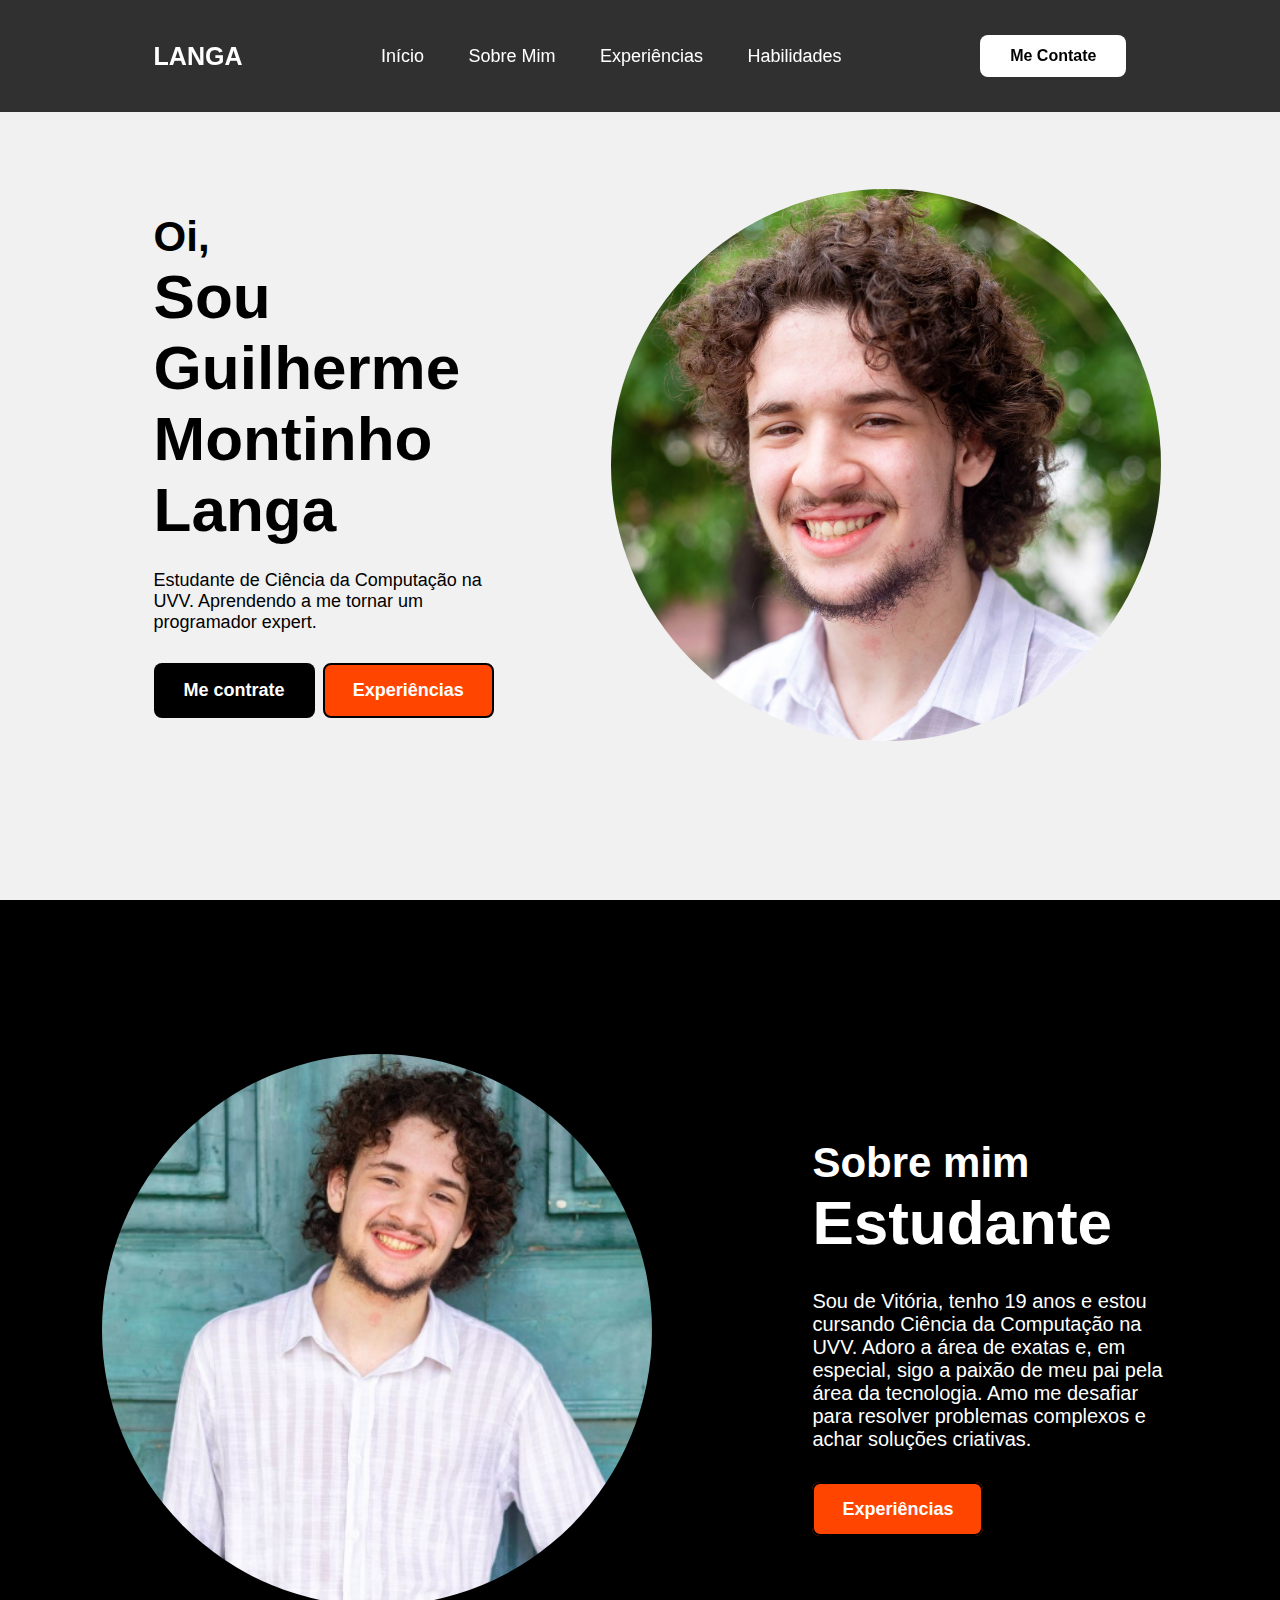
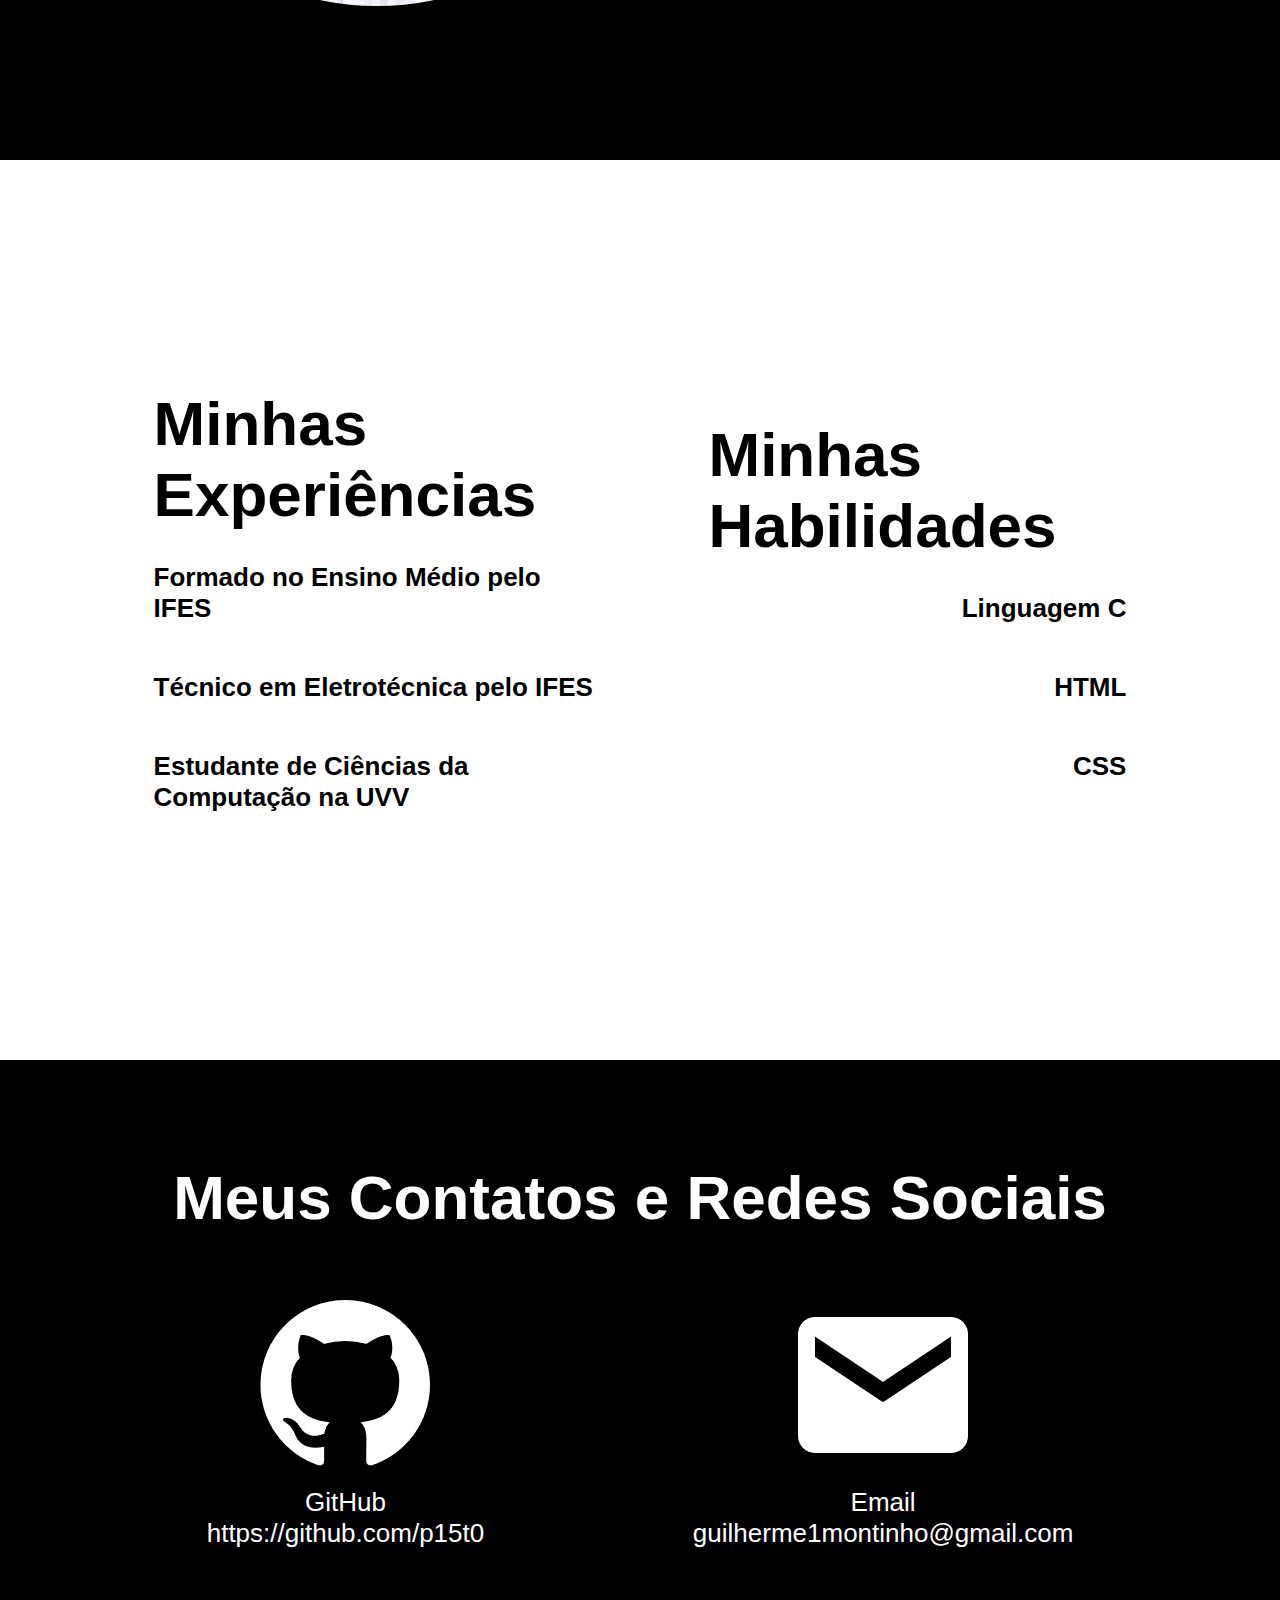
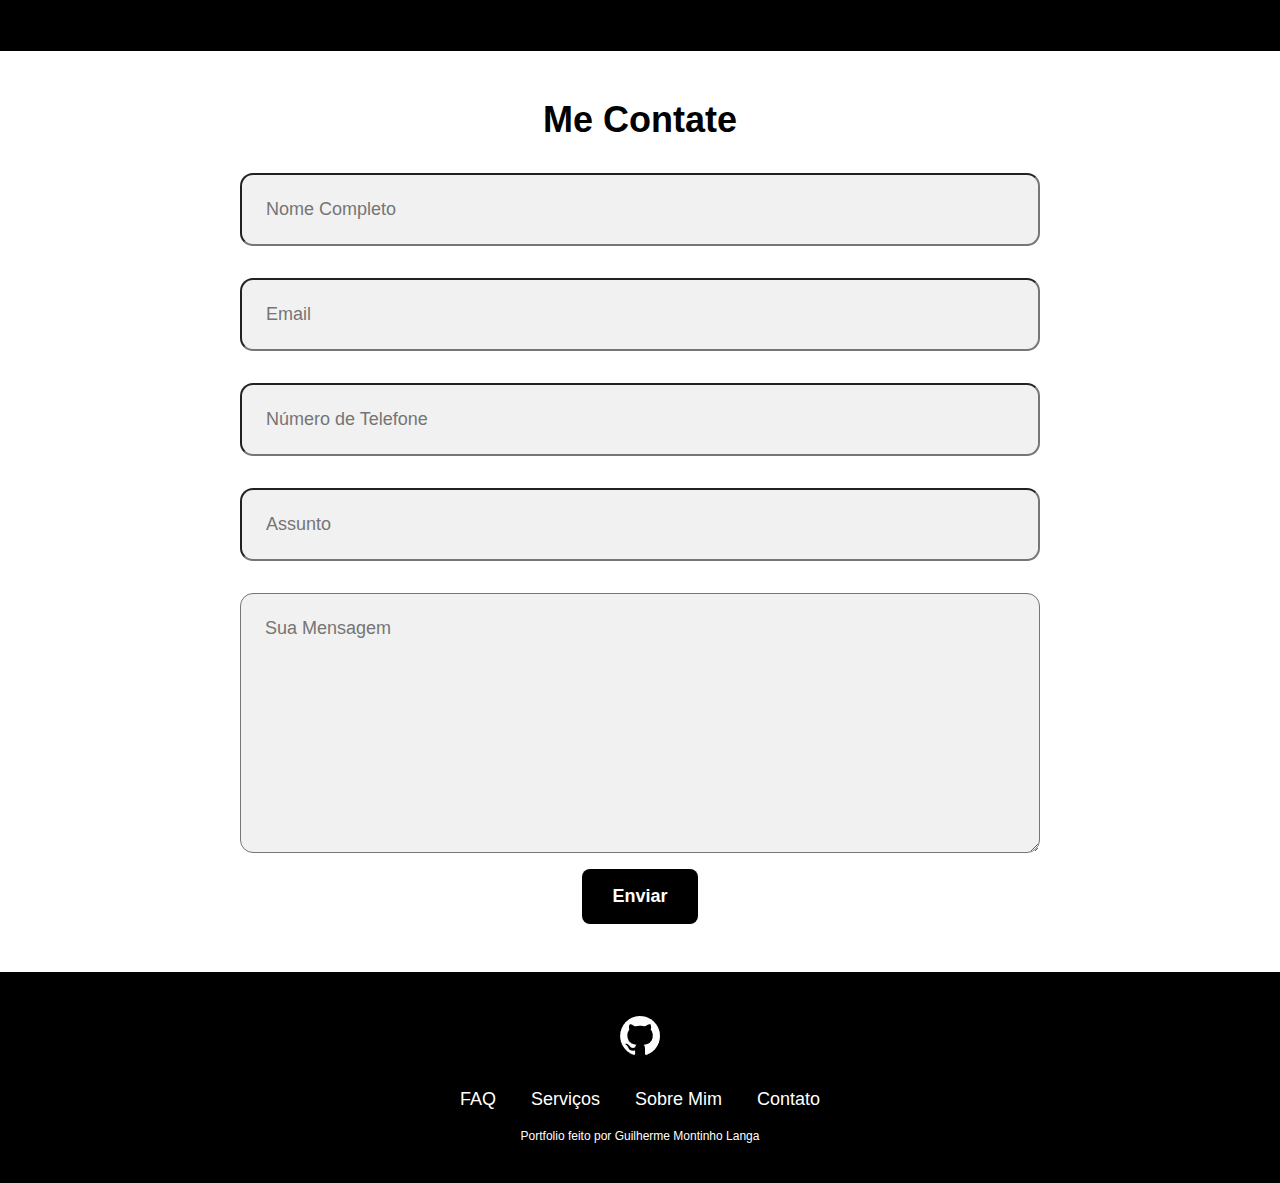
<file: index.html>
<html>

<head>
    <link rel="stylesheet" href="index.css">
    <title>Currículo Virtual</title>
</head>

<body>

    <header>
        <a href="#" class="logo">LANGA</a>

        <nav class="barra">
            <a href="#">Início</a>
            <a href="#sobremim">Sobre Mim</a>
            <a href="#experiencias">Experiências</a>
            <a href="#experiencias">Habilidades</a>
        </nav>
        <a href="#formcontato" class="botaocontato">Me Contate</a>
    </header>

    <section class="home">
        <div class="conteudohome" style="max-width: 800px;">
            <h3 style="font-size: 42px;">Oi,</h3>
            <h1 style="font-size: 62px;">Sou Guilherme Montinho Langa</h1>
            <p>Estudante de Ciência da Computação na UVV. Aprendendo a me tornar um programador expert.</p>
            <div class="botoes">
                <a href="#formcontato" class="botao1">Me contrate</a>
                <a href="#experiencias" class="botao2">Experiências</a>
            </div>
        </div>
        <div class="imagemhome">
            <img src="imagens/fotoprincipal.png">
        </div>
    </section>

    <section class="sobremim" id="sobremim">
        <div class="imagemsobremim">
            <img src="imagens/sobremim2.png">
        </div>
        <div class="conteudosobremim">
            <h2>Sobre mim</h2>
            <h3>Estudante</h3>
            <p>Sou de Vitória, tenho 19 anos e estou cursando Ciência da Computação na UVV. Adoro a área de exatas e, em
                especial, sigo a paixão de meu pai pela área da tecnologia. Amo me desafiar para resolver problemas
                complexos e achar soluções criativas.</p>
            <a href="#experiencias" class="botao2">Experiências</a>
        </div>
    </section>

    <section class="exphab" id="experiencias">
        <div class="experiencias">
            <h1 style="font-size: 62px;">Minhas Experiências</h1>
            <ul>
                <li>Formado no Ensino Médio pelo IFES</li>
                <li>Técnico em Eletrotécnica pelo IFES</li>
                <li>Estudante de Ciências da Computação na UVV</li>
            </ul>
        </div>
        <div class="habilidades">
            <h1 style="font-size: 62px;">Minhas Habilidades</h1>
            <ul>
                <li>Linguagem C</li>
                <li>HTML</li>
                <li>CSS</li>
            </ul>
        </div>
    </section>

    <section class="contatoeredesocial" id="contato">
        <h1 style="font-size: 62px;">Meus Contatos e Redes Sociais</h1>
        <div class="conteudocontrs">
            <div class="github">
                <a href="https://github.com/p15t0"><img
                        src="/imagens/github-logo-204.png"><br>GitHub<br>https://github.com/p15t0</a>
            </div>
            <div class="gmail">
                <img src="/imagens/envelope-solid-204.png"><br>Email<br>guilherme1montinho@gmail.com
            </div>
        </div>
    </section>

    <section class="formcontato" id="formcontato">
        <h2>Me Contate</h2>

        <form>
            <div class="formulario">
                <input type="text" placeholder="Nome Completo">
                <input type="email" placeholder="Email">
                <input type="numero" placeholder="Número de Telefone">
                <input type="text" placeholder="Assunto">
            </div>

            <textarea name="" id="" cols="30" rows="10" placeholder="Sua Mensagem"></textarea>
            <input type="submit" value="Enviar" class="botao1">
        </form>

    </section>

    <footer>
        <div class="social">
            <a href="https://github.com/p15t0"><img src="/imagens/github-logo-48.png"></a>
        </div>

        <ul>
            <li>
                <a href="#">FAQ</a>
            </li>
            <li>
                <a href="#">Serviços</a>
            </li>
            <li>
                <a href="#sobremim">Sobre Mim</a>
            </li>
            <li>
                <a href="#formcontato">Contato</a>
            </li>
        </ul>
        <p>Portfolio feito por Guilherme Montinho Langa</p>
    </footer>
</file>
<file: index.css>
* {
    box-sizing: border-box;
    font-family: sans-serif;
    text-decoration: none;
    margin: 0;
    padding: 0;
    list-style: none;
}

header {
    position: fixed;
    top: 0;
    left: 0;
    width: 100%;
    padding: 35px 12%;
    background-color: rgba(0, 0, 0, 0.8);
    backdrop-filter: blur(10px);
    display: flex;
    justify-content: space-between;
    align-items: center;
    z-index: 100;
}

.logo {
    font-size: 25px;
    color: white;
    font-weight: 600;
    transition: 0.3s ease;
}

.logo:hover {
    color: orangered;
    text-shadow: 0 0 50px orangered;

}

.barra a {
    font-size: 18px;
    color: white;
    font-weight: 500;
    margin: 0 20px;
    border-bottom: 3px solid transparent;
    transition: 0.3s ease;
}

.barra a:hover {
    color: orangered;
    border-bottom: 3px solid orangered;
}

.botaocontato {
    padding: 10px 28px;
    background-color: white;
    color: black;
    border: 2px solid transparent;
    border-radius: 8px;
    font-size: 16px;
    font-weight: 600;
    transition: 0.3s ease;
}

.home {
    width: 100%;
    min-height: 900px;
    background: rgb(241, 241, 241);
    display: flex;
    align-items: center;
    gap: 112px;
    padding: 30px 12% 0;
}

.conteudohome p {
    font-size: 18px;
    margin: 25px 0 30px;
}

.botoes {
    width: 345px;
    display: flex;
    gap: 8px;
}

.botao1 {
    padding: 15px 28px;
    background-color: black;
    color: white;
    border: 2px solid transparent;
    font-size: 18px;
    border-radius: 8px;
    font-weight: 600;
    transition: 0.3 ease;
    cursor: pointer;
}

.botao1:hover {
    background-color: white;
    color: black;
    border: 2px solid black;
}


.botao2 {
    padding: 15px 28px;
    background-color: orangered;
    color: white;
    border: 2px solid black;
    font-size: 18px;
    border-radius: 8px;
    font-weight: 600;
    transition: 0.3 ease;
    cursor: pointer;
}

.botao2:hover {
    background-color: white;
    color: orangered;
}

.imagemhome img {
    border-radius: 50%;
    width: 550px;

}

.sobremim {
    display: flex;
    justify-content: center;
    align-items: center;
    padding: 12% 8%;
    gap: 160px;
    background: black;
}

.sobremim img {
    width: 550px;
    border-radius: 50%;
}

.conteudosobremim h2 {
    color: white;
    font-size: 42px;
}

.conteudosobremim h3 {
    font-size: 62px;
    color: white;
}

.conteudosobremim p {
    color: white;
    font-size: 20px;
    margin: 32px 0 48px;
}

.exphab {
    width: 100%;
    min-height: 900px;
    display: flex;
    align-items: center;
    gap: 112px;
    padding: 30px 12% 0;
    justify-content: space-around;
}

.experiencias li {
    font-size: 26px;
    margin: 32px 0 48px;
    font-weight: 600;
}

.habilidades li {
    text-align: right;
    font-size: 26px;
    margin: 32px 0 48px;
    font-weight: 600;
}

.contatoeredesocial {
    justify-content: center;
    align-items: center;
    text-align: center;
    padding: 8% 8%;
    gap: 160px;
    background: black;
    color: white;
}

.conteudocontrs {
    display: flex;
    justify-content: space-around;
    font-size: 26px;
    margin-top: 50px;

}

.conteudocontrs a {
    color: white;
}

.formcontato h2 {
    text-align: center;
    margin-top: 48px;
    margin-bottom: 16px;
    font-size: 36px;
}

.formcontato form {
    max-width: 800px;
    margin: auto;
    text-align: center;
    margin-bottom: 48px;
}


.formulario input,
.formcontato textarea {
    width: 100%;
    padding: 24px;
    font-size: 18px;
    color: black;
    background: rgb(241, 241, 241);
    border-radius: 13px;
    margin: 16px 0;
}


footer {
    position: relative;
    bottom: 0;
    width: 100%;
    padding: 40px 0;
    background-color: black;
}

footer .social {
    text-align: center;
    padding-bottom: 25px;
    color: white;
}

footer .social a {
    display: inline-block;
    text-align: center;
    margin: 0 8px;
    transition: 0.3s ease;
}

footer .social a:hover {
    transform: scale(1.2)translateY(-10px);
}

footer ul {
    margin-top: 0;
    padding: 0;
    font-size: 18px;
    line-height: 1.6;
    margin-bottom: 0;
    text-align: center;
}

footer ul li {
    display: inline-block;
    padding: 0 15px;
}

footer ul li a {
    color: white;
    border-bottom: 3px solid transparent;
    transition: 0.3s ease;
}

footer ul li a:hover {
    border-bottom: 3px solid orangered;
}

footer p {
    color: white;
    margin-top: 15px;
    text-align: center;
    font-size: 12px;
}
</file>
